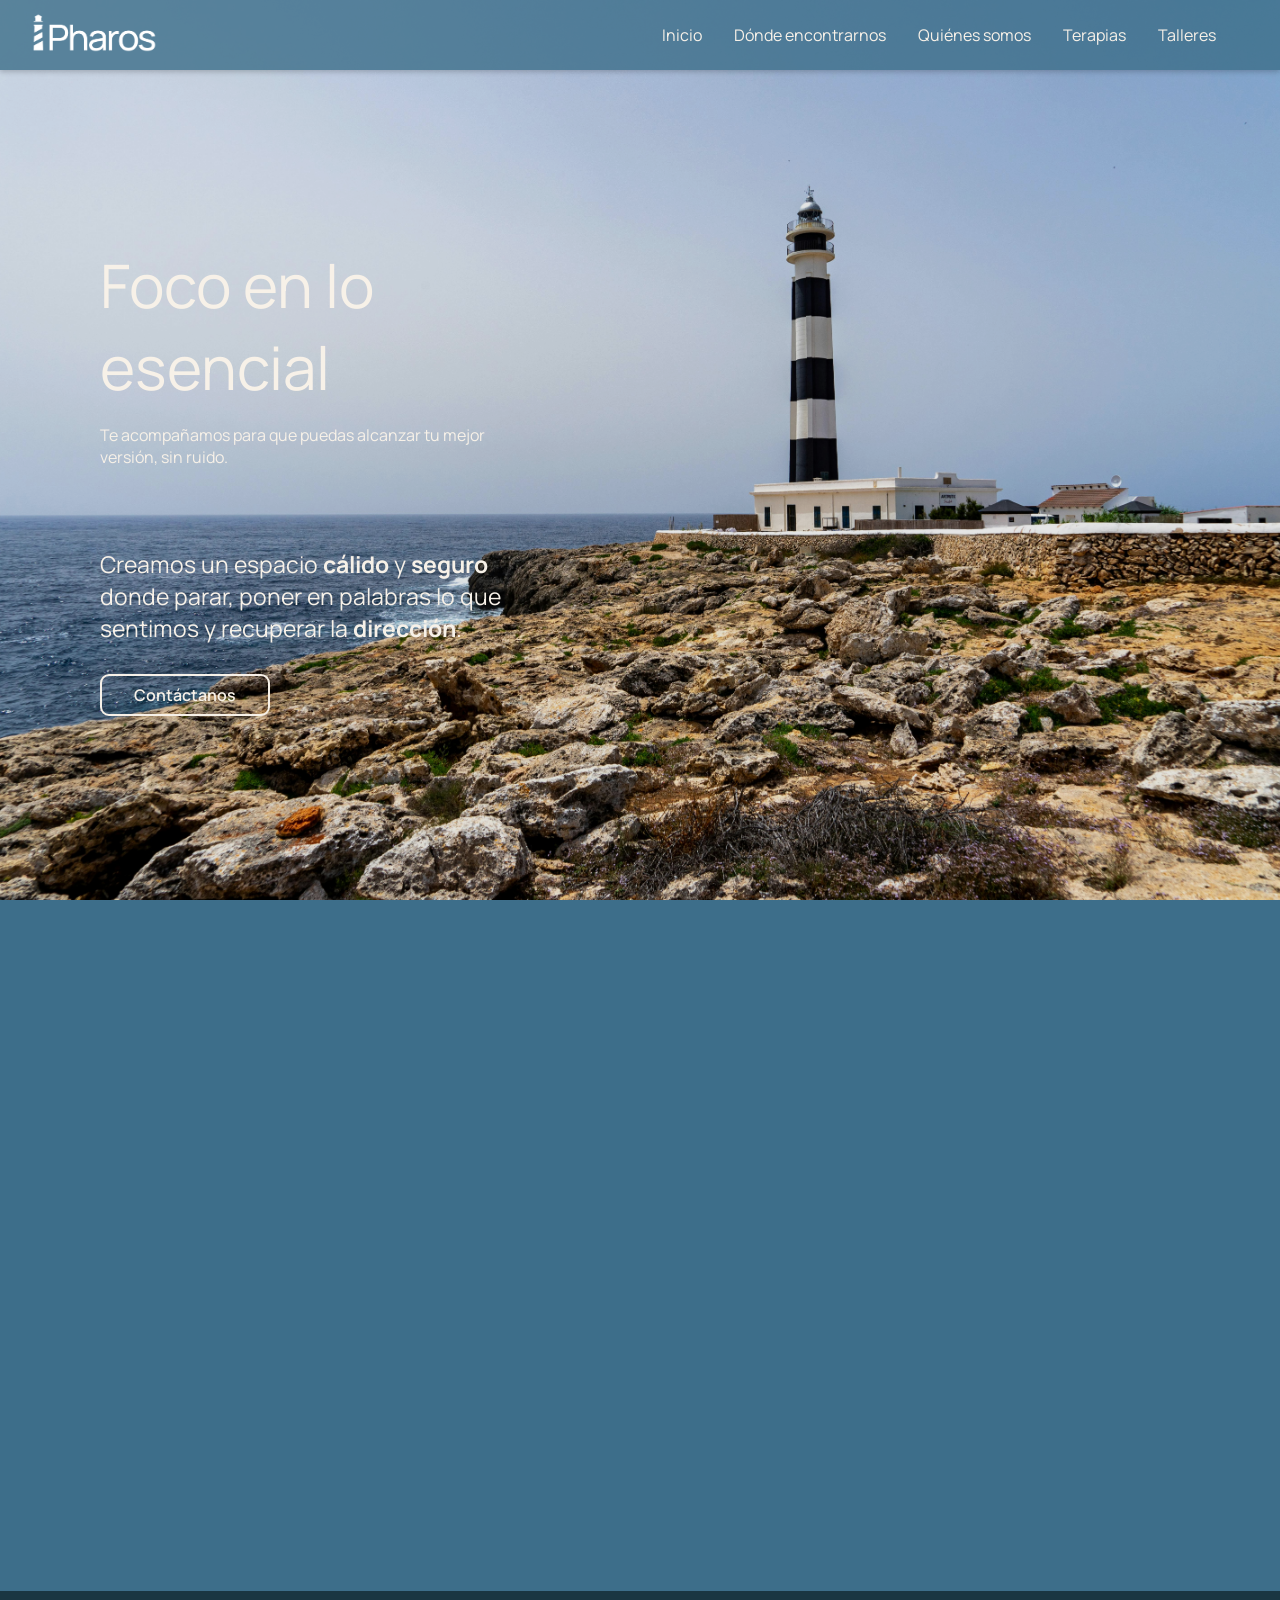
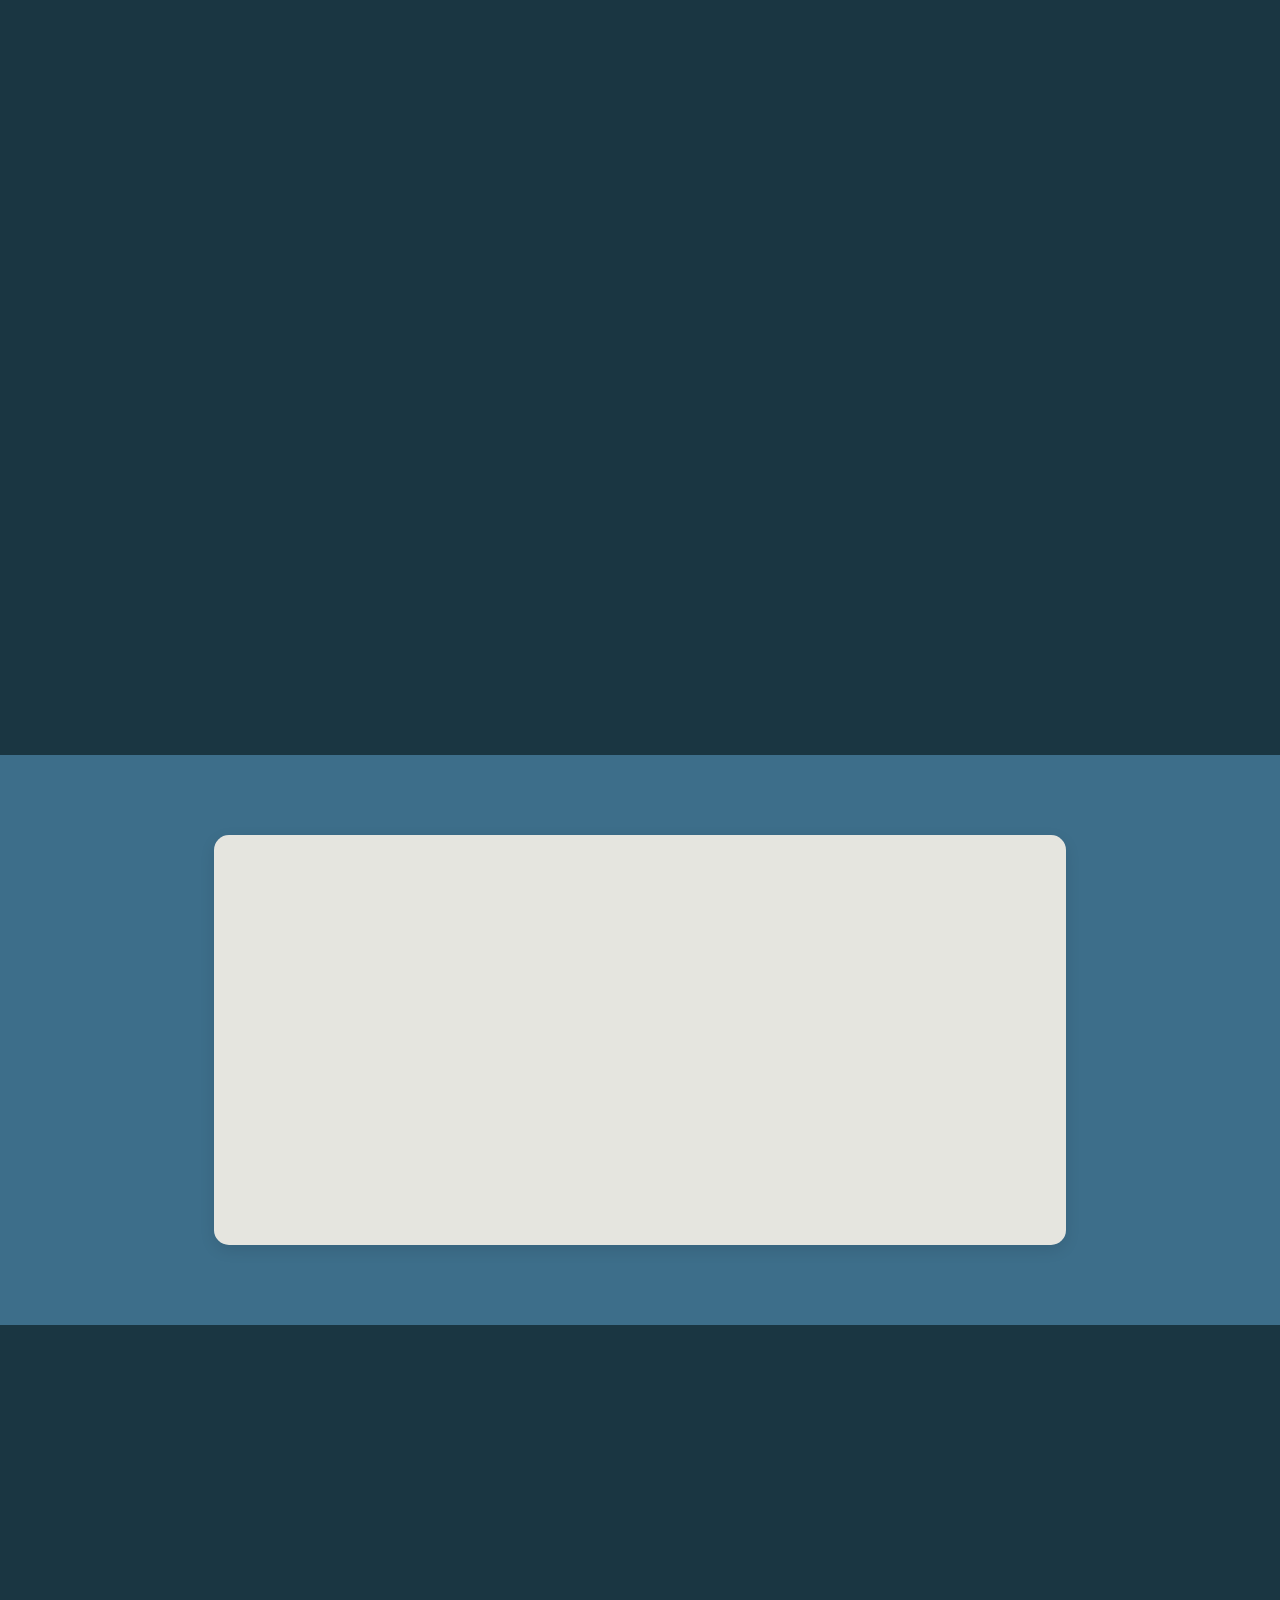
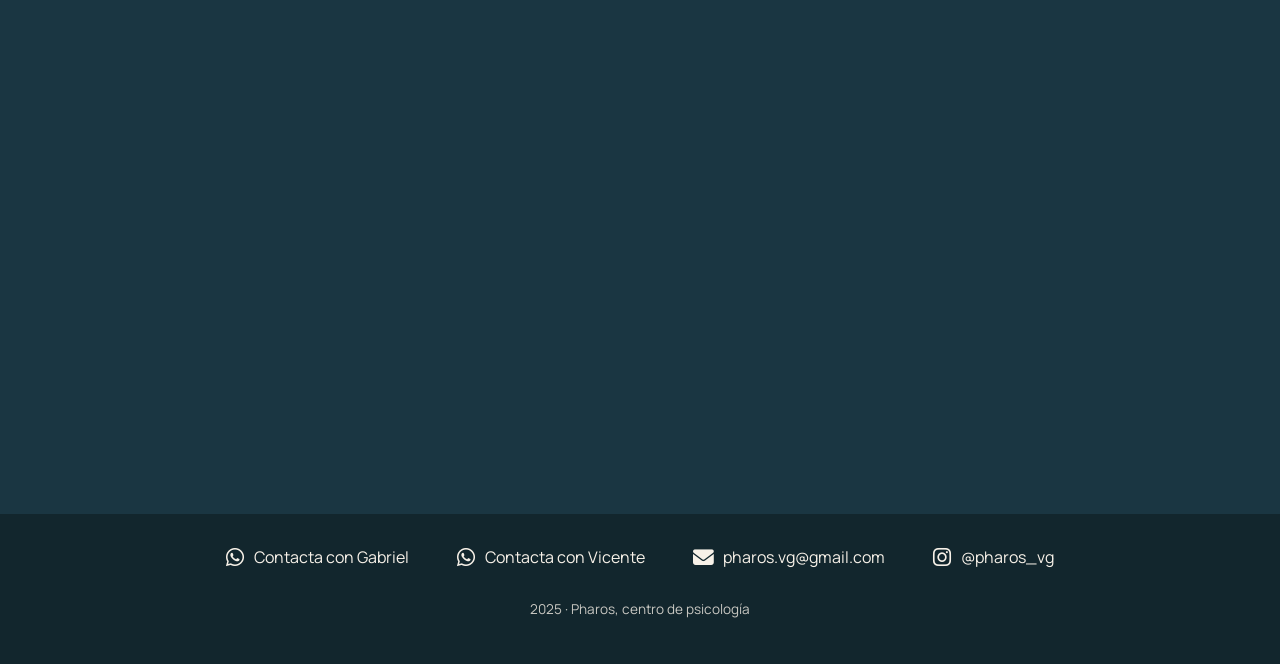
<file: index.html>
<!DOCTYPE html>
<html lang="es">

<head>
    <meta charset="UTF-8" />
    <meta name="viewport" content="width=device-width, initial-scale=1.0" />
    <title>Home Pharos</title>
    <link rel="stylesheet" href="style.css" />
    <link rel="preconnect" href="https://fonts.googleapis.com">
    <link rel="preconnect" href="https://fonts.gstatic.com" crossorigin>
    <link href="https://fonts.googleapis.com/css2?family=Manrope:wght@400;500;600;700&display=swap" rel="stylesheet">
    <link rel="stylesheet" href="https://cdnjs.cloudflare.com/ajax/libs/font-awesome/6.6.0/css/all.min.css">
    <link rel="icon" type="image/png" href="assets/favicon.jpg">
    <link rel="stylesheet" href="https://cdn.jsdelivr.net/npm/aos@2.3.4/dist/aos.css">
    <link rel="icon" href="/favicon.jpg" sizes="48x48">


</head>

<style>
    /* Estilo general */
    body {
        display: flex;
        flex-direction: column;
        align-items: flex-start;
        margin: 0;
        font-family: 'Manrope', sans-serif;
        background-color: #3D6E8A;
        /* mismo azul que home-ofrecemos */
    }

    main {
        display: flex;
        flex-direction: column;
    }

    /*HOME */

    /*Section 1 Home - Pharos Foco en lo esencial*/

    .home-hero {
        background-image: url('assets/faro_home.jpg');
        background-size: cover;
        background-repeat: no-repeat;
        background-position: center;
        color: #F7F1E8;
        display: flex;
        flex-direction: column;
        align-items: flex-start;
        justify-content: center;
        height: 100vh;
    }

    .home-hero::before {
        content: "";
        position: absolute;
        top: 0;
        left: 0;
        width: 100%;
        height: 100%;
        background: rgba(0, 0, 0, 0.1);
        z-index: 1;
    }

    h1.hero-titulo {
        font-weight: normal;
        font-size: 45pt;
        margin-bottom: auto;
    }

    .hero-container {
        padding: 100px;
        width: 50%;
        z-index: 2;
    }


    p.hero-big-text {
        font-size: 23px;
        margin-top: 5rem;
        margin-bottom: 2.5rem;
    }

    .btn-hero {
        background-color: transparent;
        color: #F7F1E8;
        padding: 0.5rem 2rem;
        border-radius: 9px;
        font-size: 1rem;
        cursor: pointer;
        font-weight: 600;
        text-decoration: none;
        transition: all 0.3s ease;
        border: 2px solid #F7F1E8;
    }

    .btn-hero:hover {
        background-color: rgba(247, 241, 232, 0.9);
        color: #3D6E8A;
    }


    /*Section 2 Home -En Pharos te ofrecemos...*/


    .home-ofrecemos {
        background-color: #3D6E8A;
        /* fondo azul medio */
        color: #F7F1E8;
        /* texto blanco cálido */
        padding: 3rem 2rem 5rem;
        display: flex;
        justify-content: center;
        align-items: center;
        text-align: center;
        margin-bottom: 2rem;

    }

    .ofrecemos-container {
        max-width: 900px;
        display: flex;
        flex-direction: column;
        align-items: center;
        gap: 2rem;
    }

    /* --- Títulos --- */
    .ofrecemos-container h2 {
        font-weight: normal;
        font-size: 25pt;
    }

    .ofrecemos-container h3 {
        font-weight: normal;
        font-size: 1.3rem;
        margin-top: 1.5rem;
        color: #F7F1E8;
        opacity: 0.9;
    }

    /* --- Listas de botones --- */
    .ofrecemos-container ul {
        list-style: none;
        display: flex;
        flex-wrap: wrap;
        justify-content: center;
        gap: 1rem;
        padding: 0;
        margin: 0;
    }

    /* --- Botones base --- */
    .ofrecemos-container button {
        border: none;
        color: #F7F1E8;
        padding: 0.9rem 1.8rem;
        border-radius: 10px;
        font-size: 1rem;
        cursor: pointer;
        transition: transform 0.2s ease, opacity 0.3s ease;
        min-width: 206px;
    }

    /* --- Colores específicos --- */
    .btn-terapia {
        background-color: #1a3642;
    }

    .btn-deportiva {
        background-color: #12262d;
    }

    .btn-talleres {
        background-color: #d8d0c5;
        color: #12262d !important;
    }

    /* --- Efecto hover --- */
    .ofrecemos-container button:hover {
        transform: translateY(-3px);
        opacity: 0.9;
    }



    /*Section 3 Home - ¿Por qué somos tu mejor opción?*/

    .home-opcion {
        background-color: #3D6E8A;
        padding: 5rem 2rem;
        display: flex;
        justify-content: center;
        align-items: center;
    }

    .opcion-container {
        background-color: #f7f1e8e8;
        border-radius: 15px;
        padding: 3rem 4rem;
        box-shadow: 0 5px 15px rgba(0, 0, 0, 0.1);
        text-align: left;
        width: 70%;
    }

    .home-opcion h2 {
        color: #1A3642;
        /* azul oscuro del footer */
        text-align: center;
        font-size: 2rem;
        margin-bottom: 2rem;
    }

    .home-opcion ul {
        list-style: none;
        padding: 0;
        margin: 0;
        display: flex;
        flex-direction: column;
        gap: 1.2rem;
    }

    .home-opcion li p {
        color: #1A3642;
        /* azul oscuro */
        font-size: 1.05rem;
        line-height: 1.6;
        margin: 0;
    }

    /*Section 4 Home - Cita de Frank*/
    .home-final {
        background-color: #1a3642;
        /* fondo azul */
        color: #F7F1E8;
        padding: 5rem 2rem 3rem;
        display: flex;
        justify-content: center;
    }

    .final-container {
        max-width: 1200px;
        display: flex;
        flex-direction: column;
        align-items: center;
        gap: 2rem;
    }

    /* Título arriba, en cursiva */
    .final-titulo {
        font-style: italic;
        font-size: 2rem;
        font-weight: normal;
        text-align: center;
        margin-bottom: 0.5rem;
    }

    .final-container h3 {
        font-size: 1.3rem;
        text-align: center;
        margin-bottom: 2rem;
    }

    /* Contenedor horizontal para texto1 - imagen - lista */
    .final-content {
        display: flex;
        justify-content: center;
        align-items: center;
        flex-direction: row;
        flex-wrap: wrap;
        align-content: center;
    }

    /* Texto 1 alineado a la derecha */
    .texto1 {
        flex: 1;
        text-align: right;
        font-size: 1rem;
        line-height: 1.6;
    }

    /* Imagen centrada */
    .imagen {
        flex: 1;
        display: flex;
        justify-content: center;
        align-items: center;
        min-width: 150px;
        max-width: 36%;
    }

    img {
        max-width: inherit;
    }

    /* Lista alineada a la izquierda, sin bullets */
    .final-lista {
        flex: 1;
        list-style: none;
        padding: 0;
        margin: 0;
        text-align: left;
        display: flex;
        flex-direction: column;
        gap: 0.8rem;
    }

    .final-lista li {
        font-size: 1rem;
    }

    .final-lista a {
        text-decoration: none;
        color: #F7F1E8;
        font-size: 1rem;
        transition: color 0.3s ease;
    }

    .final-lista a:hover {
        color: #a7c1e4;
    }

    .home-profesionales {
        /* ajusta al color que uses */
        padding: 3rem 2rem 5rem;
        background-color: #1a3642;
    }

    .profesionales-container {
        max-width: 1100px;
        margin: 0 auto;
    }

    .home-profesionales h2 {
        color: #fff;
        margin-bottom: 60px;
        font-weight: normal;
        font-size: 25pt;
    }

    /* Bloque general de cada profesional */
    .profesional {
        display: flex;
        align-items: center;
        color: #fff;
        gap: 80px;
        padding-right: 100px;
    }

    .profesional.gabriel {
        padding-right: 0;
        flex-direction: row-reverse;
        padding-left: 100px;
    }

    /* Perfil (foto + nombre) */
    .perfil {
        display: flex;
        flex-direction: column;
        align-items: center;
        text-align: center;
    }

    /* Simulación de foto */
    .perfil a {
        width: 160px;
        height: 160px;
        border-radius: 50%;
        background-color: #ccc;
        display: flex;
        align-items: center;
        justify-content: center;
        margin-bottom: 15px;
        text-decoration: none;
        color: #000;
    }

    .perfil p {
        font-weight: 600;
    }

    /* Texto descriptivo */
    .profesional>p {
        line-height: 1.6;
    }

    .perfil img {
        width: 160px;
        height: 160px;
        border-radius: 50%;
        object-fit: cover;
        margin-bottom: 15px;
        border: 2px solid rgba(255, 255, 255, 0.6);
    }


    /* Responsive para móvil */
    @media (max-width: 900px) {

        .final-content {
            flex-direction: column;
            align-items: center;
            text-align: center;
        }

        .home-hero::before {
            background: rgba(0, 0, 0, 0.15);
        }

        .hero-container {
            padding: 50px;
            z-index: 2;
            width: 100%;
        }

        h1.hero-titulo {
            font-size: 26pt;
        }

        p.hero-big-text {
            font-size: 20px;
            margin-top: 6rem;
            margin-bottom: 2rem;
        }

        .ofrecemos-container {
            gap: 0rem;
        }

        .ofrecemos-container h2 {
            font-size: 20pt;
        }

        .home-ofrecemos {
            padding: 1rem 2rem;
        }

        .opcion-container {
            padding: 1rem 2rem;
        }

        .home-opcion h2 {
            font-size: 20pt;
            margin-bottom: 1rem;
        }

        .home-final {
            padding: 1rem 2rem;
        }

        .final-titulo {
            font-size: 20pt;
            margin-bottom: 0rem;
        }

        .final-container h3 {
            font-size: 1rem;
            margin-bottom: 0rem;
            margin-top: 0;
        }

        .texto1,
        .imagen,
        .final-lista {
            text-align: center;
        }

        .final-lista {
            gap: 0.5rem;
        }

        .profesional {
            grid-template-columns: 1fr;
            text-align: center;
        }

        .profesional.gabriel {
            grid-template-columns: 1fr;
        }

        .profesional.gabriel .perfil,
        .profesional.gabriel>p {
            grid-column: auto;
        }

        .opcion-container {
            width: 100%;
        }

        .profesional {
            gap: 0px;
            padding-right: 0px;
            flex-direction: column;
        }

        .profesional.gabriel {
            padding-right: 0;
            flex-direction: column;
            padding-left: 0px;
            margin-bottom: 2rem;
        }
    }
</style>

<body>

    <header>
        <nav class="top-nav">
            <a href="index.html">
                <img src="assets/logo_Blanco.png" alt="Pharos Logo" class="logo">
            </a>
            <ul class="nav-links">
                <li><a href="index.html">Inicio</a></li>
                <li><a href="donde_encontrarnos.html">Dónde encontrarnos</a></li>
                <li><a href="quienes_somos.html">Quiénes somos</a></li>
          <!--      <li><a href="construccion.html">Contacto</a></li> -->
                <li><a href="terapias.html">Terapias</a></li>
                <li><a href="construccion.html">Talleres</a></li>
            </ul>

            <button aria-label="Abrir menú" class="menu-btn">
                <span></span>
                <span></span>
                <span></span>
            </button>
        </nav>
    </header>


    <main>
        <section class="home-hero">
            <div class="hero-container" data-aos="zoom-in" data-aos-duration="1200">
                <h1 class="hero-titulo" data-aos="zoom-in" data-aos-duration="1200">Foco en lo esencial</h1>
                <p class="hero-mini-text" data-aos="zoom-in" data-aos-delay="150">Te acompañamos para que puedas
                    alcanzar tu mejor versión, sin ruido.</p>
                <p class="hero-big-text" data-aos="zoom-in" data-aos-delay="300">
                    Creamos un espacio <strong> cálido</strong> y
                    <strong> seguro</strong> donde parar, poner en palabras
                    lo que sentimos y recuperar la <strong>dirección</strong>.
                </p>
                <a class="btn-hero" href="construccion.html" data-aos="zoom-in" data-aos-delay="450">Contáctanos</a>
            </div>
        </section>


        <section class="home-ofrecemos">
            <div class="ofrecemos-container">
                <h2 class="ofrecemos-titulo" data-aos="zoom-out">En Pharos te ofrecemos...</h2>

                <h3 data-aos="fade-up" data-aos-delay="100">Terapias</h3>
                <ul>
                    <li data-aos="zoom-in"><button class="btn-terapia" id="btn-infante">Infanto-juvenil</button></li>
                    <li data-aos="zoom-in"><button class="btn-terapia" id="btn-adulto">Adulto/a</button></li>
                    <li data-aos="zoom-in"><button class="btn-terapia" id="btn-pareja">Parejas</button></li>
                    <li data-aos="zoom-in"><button class="btn-terapia" id="btn-sexologia">Sexología</button></li>
                    <li data-aos="zoom-in"><button class="btn-terapia"
                            id="btn-drogodependencia">Drogodependencia</button></li>
                    <li data-aos="zoom-in"><button class="btn-terapia" id="btn-alimentacion">Trastorno
                            Alimenticio</button></li>
                    <li data-aos="zoom-in"><button class="btn-deportiva" id="btn-deporte">Deportiva</button></li>
                </ul>

                <h3 data-aos="fade-up" data-aos-delay="200">Talleres</h3>
                <ul>
                    <li data-aos="fade-up" data-aos-delay="300"><button class="btn-talleres"
                            id="btn-taller1">Próximamente</button></li>
                    <li data-aos="fade-up" data-aos-delay="400"><button class="btn-talleres"
                            id="btn-taller2">Próximamente</button></li>
                </ul>
            </div>
        </section>

        <section class="home-profesionales">
            <div class="profesionales-container" data-aos="fade-up">
                <h2 data-aos="fade-up" data-aos-delay="100">Conoce a nuestros profesionales</h2>

                <div class="profesional vicente" data-aos="zoom-in-right" data-aos-duration="1200">
                    <div class="perfil">
                        <img src="assets/vicente.jpeg" alt="Vicente Moliner">
                        <p>Vicente Moliner</p>
                    </div>
                    <p>
                        Para mí, cada proceso es único, y mi función es caminar a tu lado mientras recuperas claridad,
                        estabilidad y bienestar. Entender a la persona más allá del síntoma.
                    </p>
                </div>

                <div class="profesional gabriel" data-aos="zoom-in-left" data-aos-duration="1200">
                    <div class="perfil">
                        <img src="assets/gabi_perfil.jpeg" alt="Vicente Moliner">
                        <p>Gabriel Rovira Carrascosa</p>
                    </div>
                    <p>
                        Mi trabajo consiste en ayudarte a construir una mente más fuerte, flexible y consciente, capaz
                        de sostener tanto la presión competitiva como los retos personales del día a día.
                    </p>
                </div>

                <a class="btn-hero" href="quienes_somos.html" data-aos="fade-up" data-aos-delay="200">
                    Descubre más sobre nosotros
                </a>
            </div>
        </section>

        <section class="home-opcion">
            <div class="opcion-container">
                <h2 data-aos="fade-up">¿Por qué somos tu mejor opción?</h2>
                <ul>
                    <li data-aos="fade-up" data-aos-delay="100">
                        <p><strong>✓ </strong>Te ofrecemos un espacio seguro donde poder expresarte sin miedos.</p>
                    </li>
                    <li data-aos="fade-up" data-aos-delay="200">
                        <p><strong>✓ </strong>Priorizamos la transparencia, la cercanía y la calidez, para tu comodidad.
                        </p>
                    </li>
                    <li data-aos="fade-up" data-aos-delay="300">
                        <p><strong>✓ </strong>Te ayudamos a transformar las dificultades en oportunidades de mejora.</p>
                    </li>
                    <li data-aos="fade-up" data-aos-delay="400">
                        <p><strong>✓ </strong>Te acompañamos a encontrar equilibrio en tu vida y potenciar tus
                            fortalezas.</p>
                    </li>
                    <li data-aos="fade-up" data-aos-delay="500">
                        <p><strong>✓ </strong>Combinamos psicología clínica y deportiva en un mismo espacio.</p>
                    </li>
                </ul>
            </div>
        </section>

        <section class="home-final">
            <div class="final-container" data-aos="fade-up">
                <h2 class="final-titulo" data-aos="fade-up"> "Cuando ya no podemos cambiar una
                    <strong>situación</strong>,
                    tenemos el desafío de cambiarnos a <strong>nosotros</strong> mismos."
                </h2>
                <h3 data-aos="fade-up" data-aos-delay="150">Viktor <strong>Frank</strong></h3>

                <div class="faro-zona" data-aos="zoom-in" data-aos-delay="300">
                    <div class="final-content">
                        <p class="texto1" data-aos="fade-up" data-aos-delay="450"> Centro de soporte psicológico para
                            infantes,
                            jóvenes, adultos y deportistas. Ayuda y apoyo en
                            el crecimiento y el rendimiento deportivo.</p>

                        <div class="imagen" data-aos="zoom-in" data-aos-delay="600">
                            <img src="assets/logo_Blanco_faro.png">
                        </div>

                        <ul class="final-lista">
                            <li data-aos="fade-left" data-aos-delay="650"><a href="terapias.html">Terapias</a></li>
                            <li data-aos="fade-left" data-aos-delay="700"><a href="construccion.html">Talleres</a></li>
                            <li data-aos="fade-left" data-aos-delay="750"><a href="quienes_somos.html">Quiénes somos</a>
                            </li>
                            <li data-aos="fade-left" data-aos-delay="800"><a href="donde_encontrarnos.html">Dónde
                                    encontrarnos</a></li>
                        <!--   <li data-aos="fade-left" data-aos-delay="850"><a href="construccion.html">Contacto</a></li> --> 
                        </ul>
                    </div>
                </div>
            </div>
        </section>


    </main>

    <footer>
        <div class="footer-container">
            <ul class="footer-links">
                <li>
                    <a href="https://wa.me/34681013942" target="_blank">
                        <i class="fa-brands fa-whatsapp"></i>
                        Contacta con Gabriel
                    </a>
                </li>
                <li>
                    <a href="https://wa.me/34638248597" target="_blank">
                        <i class="fa-brands fa-whatsapp"></i>
                        Contacta con Vicente
                    </a>
                </li>
                <li>
                    <a href="mailto:pharos.vg@gmail.com">
                        <i class="fa-solid fa-envelope"></i>
                        pharos.vg@gmail.com
                    </a>
                </li>
                <li>
                    <a href="https://instagram.com/pharos_vg" target="_blank">
                        <i class="fa-brands fa-instagram"></i>
                        @pharos_vg
                    </a>
                </li>
            </ul>
            <p class="footer-copy">2025 · Pharos, centro de psicología</p>
        </div>
    </footer>

    <script src="script.js"></script>
    <script src="https://cdn.jsdelivr.net/npm/aos@2.3.4/dist/aos.js"></script>
    <script>
        AOS.init();
    </script>

</body>

</html>
</file>
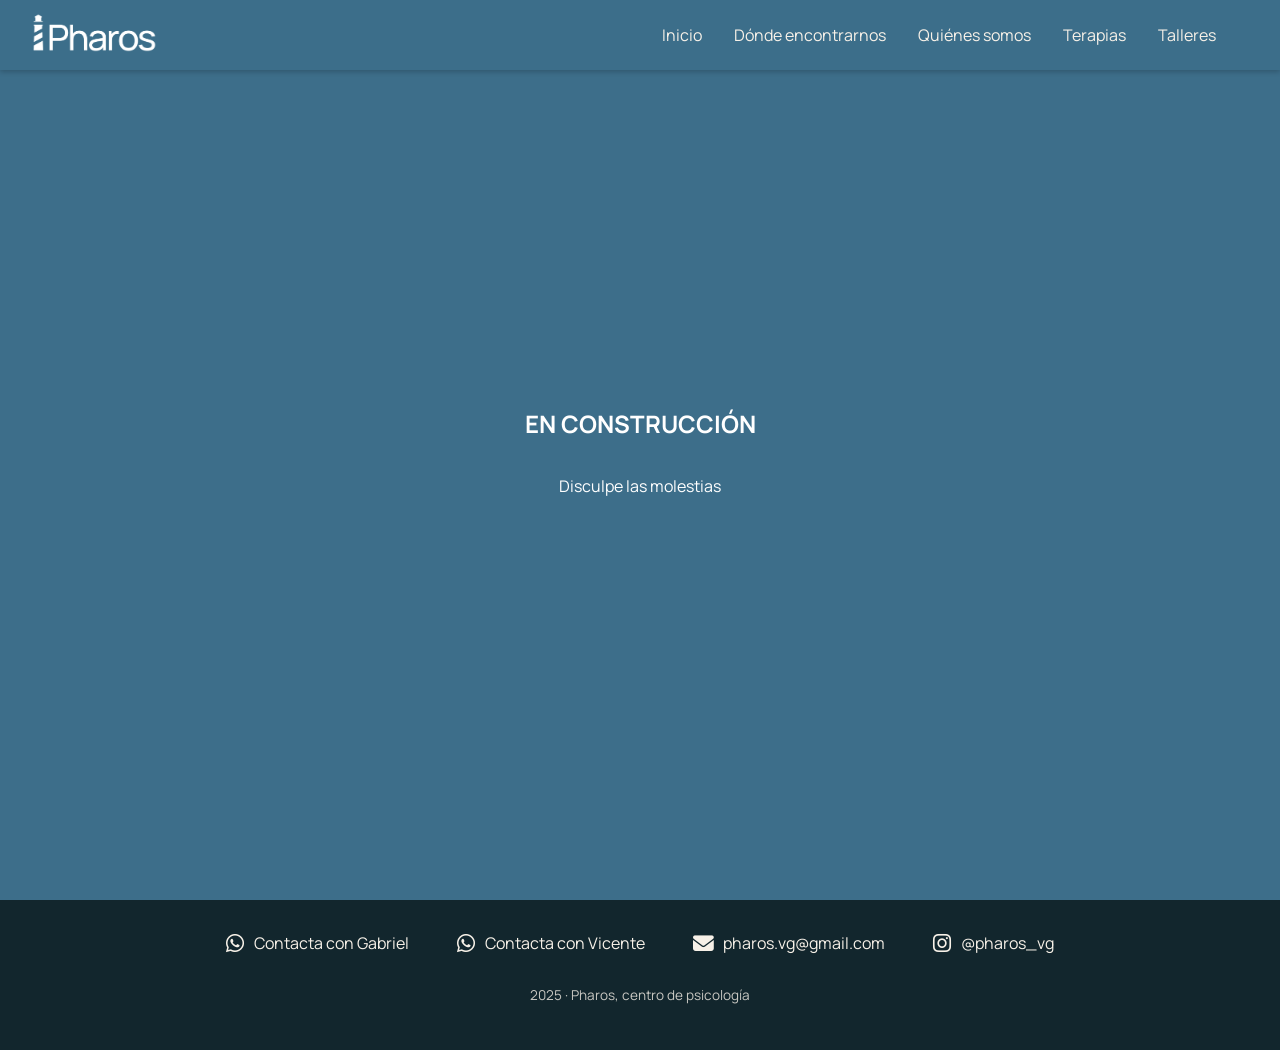
<file: construccion.html>
<!DOCTYPE html>
<html lang="es">

<head>
    <meta charset="UTF-8" />
    <meta name="viewport" content="width=device-width, initial-scale=1.0" />
    <title>Construcción - Pharos</title>
    <link rel="stylesheet" href="style.css" />
    <link rel="preconnect" href="https://fonts.googleapis.com">
    <link rel="preconnect" href="https://fonts.gstatic.com" crossorigin>
    <link href="https://fonts.googleapis.com/css2?family=Manrope:wght@400;500;600;700&display=swap" rel="stylesheet">
    <link rel="stylesheet" href="https://cdnjs.cloudflare.com/ajax/libs/font-awesome/6.6.0/css/all.min.css">
    <link rel="icon" type="image/png" href="assets/favicon.jpg">
    <link rel="icon" href="/favicon.jpg" sizes="48x48">

</head>

<style>
    section.talleres-section {
        height: 100vh;
        display: flex;
        flex-direction: column;
        flex-wrap: wrap;
        justify-content: center;
        align-items: center;
        color: white;
    }

    .talleres-container {
        display: flex;
        flex-direction: column;
        align-items: center;
    }
</style>

<body>

    <header>
        <nav class="top-nav">
            <a href="index.html">
                <img src="assets/logo_Blanco.png" alt="Pharos Logo" class="logo">
            </a>
            <ul class="nav-links">
                <li><a href="index.html">Inicio</a></li>
                <li><a href="donde_encontrarnos.html">Dónde encontrarnos</a></li>
                <li><a href="quienes_somos.html">Quiénes somos</a></li>
          <!--      <li><a href="construccion.html">Contacto</a></li> -->
                <li><a href="terapias.html">Terapias</a></li>
                <li><a href="construccion.html">Talleres</a></li>
            </ul>

            <button aria-label="Abrir menú" class="menu-btn">
                <span></span>
                <span></span>
                <span></span>
            </button>
        </nav>
    </header>


    <main>
        <!-- Sección Quiénes Somos -->
        <section class="talleres-section">
            <div class="talleres-container">
                <h1>
                    EN CONSTRUCCIÓN
                </h1>
                <p>
                    Disculpe las molestias
                </p>
            </div>
        </section>
    </main>

    <footer>
        <div class="footer-container">
            <ul class="footer-links">
                <li>
                    <a href="https://wa.me/34681013942" target="_blank">
                        <i class="fa-brands fa-whatsapp"></i>
                        Contacta con Gabriel
                    </a>
                </li>
                <li>
                    <a href="https://wa.me/34638248597" target="_blank">
                        <i class="fa-brands fa-whatsapp"></i>
                        Contacta con Vicente
                    </a>
                </li>
                <li>
                    <a href="mailto:pharos.vg@gmail.com">
                        <i class="fa-solid fa-envelope"></i>
                        pharos.vg@gmail.com
                    </a>
                </li>
                <li>
                    <a href="https://instagram.com/pharos_vg" target="_blank">
                        <i class="fa-brands fa-instagram"></i>
                        @pharos_vg
                    </a>
                </li>
            </ul>
            <p class="footer-copy">2025 · Pharos, centro de psicología</p>
        </div>
    </footer>

    <script src="script.js"></script>
</body>

</html>
</file>
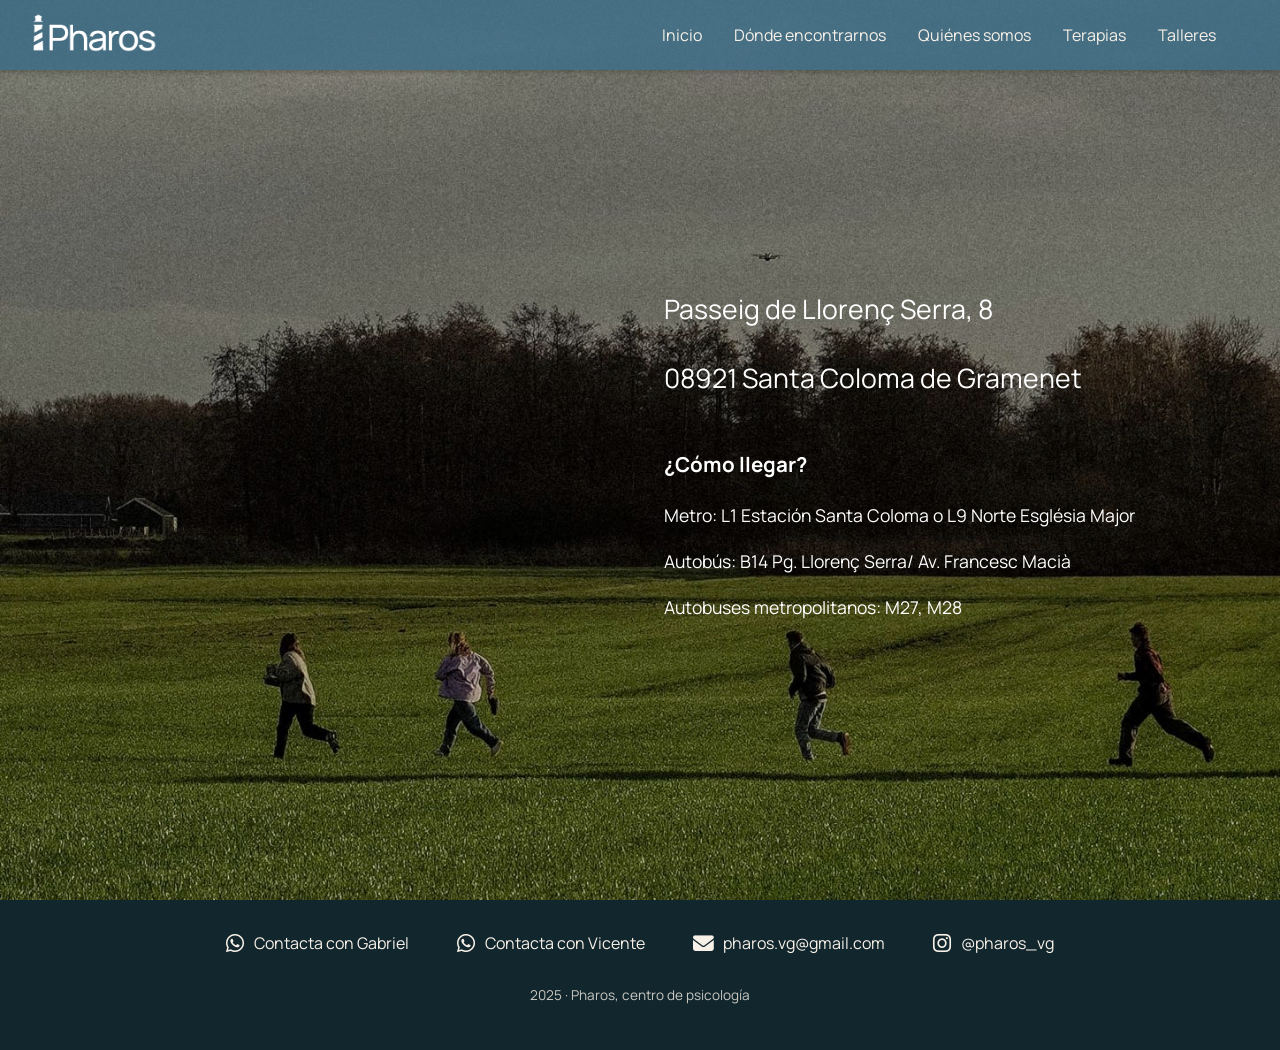
<file: donde_encontrarnos.html>
<!DOCTYPE html>
<html lang="es">

<head>
    <meta charset="UTF-8">
    <meta name="viewport" content="width=device-width, initial-scale=1.0">
    <title>Dónde encontrarnos - Pharos</title>
    <link rel="stylesheet" href="style.css">
    <link rel="preconnect" href="https://fonts.googleapis.com">
    <link rel="preconnect" href="https://fonts.gstatic.com" crossorigin>
    <link href="https://fonts.googleapis.com/css2?family=Manrope:wght@400;500;600;700&display=swap" rel="stylesheet">
    <link rel="stylesheet" href="https://cdnjs.cloudflare.com/ajax/libs/font-awesome/6.6.0/css/all.min.css">
    <link rel="icon" type="image/png" href="assets/favicon.jpg">
    <link rel="stylesheet" href="https://cdn.jsdelivr.net/npm/aos@2.3.4/dist/aos.css">
    <link rel="icon" href="/favicon.jpg" sizes="48x48">

</head>

<style>
    /* Sección principal */
    .home-donde {
        background-image: url("assets/campo_futbol.jpeg");
        background-size: cover;
        background-position: center;
        background-repeat: no-repeat;
        background-color: rgba(0, 0, 0, 0.2);
        /* oscurece */
        background-blend-mode: darken;
        color: #FFFFFF;
        min-height: 100vh;
        display: flex;
        align-items: center;
        padding-top: 100px;
        padding-bottom: 100px;
    }



    /* Contenedor centralizado */
    .donde-container {
        margin: 0 auto;
        display: flex;
        gap: 3rem;
        align-items: flex-start;
        flex-wrap: wrap;
        /* se adapta en pantallas pequeñas */
    }

    /* Mapa */
    .donde-mapa {
        flex: 1;
        min-width: 300px;
        height: 400px;
        border-radius: 15px;
        overflow: hidden;
    }

    /* Texto */
    .donde-texto {
        flex: 1;
        min-width: 300px;
        /* overlay oscuro para resaltar texto */
        padding: 2rem;
        border-radius: 15px;
        font-size: 1.1rem;
        line-height: 1.6;
    }

    /* Títulos dentro del texto */
    .donde-texto h3 {
        margin-top: 3rem;
    }

    .direccion {
        font-size: 20pt;
    }

    /* Responsive */
    @media (max-width: 900px) {
        .donde-container {
            flex-direction: column;
            align-items: center;
            max-width: 80%;


        }

        .donde-mapa,
        .donde-texto {
            width: 100%;
        }
    }
</style>

<body>

    <header>
        <nav class="top-nav">
            <a href="index.html">
                <img src="assets/logo_Blanco.png" alt="Pharos Logo" class="logo">
            </a>
            <ul class="nav-links">
                <li><a href="index.html">Inicio</a></li>
                <li><a href="donde_encontrarnos.html">Dónde encontrarnos</a></li>
                <li><a href="quienes_somos.html">Quiénes somos</a></li>
          <!--      <li><a href="construccion.html">Contacto</a></li> -->
                <li><a href="terapias.html">Terapias</a></li>
                <li><a href="construccion.html">Talleres</a></li>
            </ul>

            <button aria-label="Abrir menú" class="menu-btn">
                <span></span>
                <span></span>
                <span></span>
            </button>
        </nav>
    </header>


    <main>
        <section class="home-donde">
            <div class="donde-container">

                <!-- Mapa de Google -->
                <div class="donde-mapa">
                    <!-- Aquí insertas el iframe de Google Maps -->
                    <iframe
                        src="https://www.google.com/maps/embed?pb=!1m18!1m12!1m3!1d2990.4477007601668!2d2.207234400000011!3d41.451204199999985!2m3!1f0!2f0!3f0!3m2!1i1024!2i768!4f13.1!3m3!1m2!1s0x12a4bc8d96e0e7ff%3A0x5c63aa05ce6525b0!2sPasseig%20de%20Lloren%C3%A7%20Serra%2C%208%2C%2008921%20Santa%20Coloma%20de%20Gramenet%2C%20Barcelona!5e0!3m2!1ses!2ses!4v1762988706187!5m2!1ses!2ses"
                        width="600" height="450" style="border:0;" allowfullscreen="" loading="lazy"
                        referrerpolicy="no-referrer-when-downgrade"></iframe>
                </div>

                <!-- Texto con dirección e indicaciones -->
                <div class="donde-texto">
                    <p class="direccion">Passeig de Llorenç Serra, 8</p>
                    <p class="direccion">08921 Santa Coloma de Gramenet</p>

                    <h3>¿Cómo llegar?</h3>
                    <p>Metro: L1 Estación Santa Coloma o L9 Norte Església Major</p>
                    <p>Autobús: B14 Pg. Llorenç Serra/ Av. Francesc Macià</p>
                    <p>Autobuses metropolitanos: M27, M28</p>
                </div>

            </div>
        </section>
    </main>

    <footer>
        <div class="footer-container">
            <ul class="footer-links">
                <li>
                    <a href="https://wa.me/34681013942" target="_blank">
                        <i class="fa-brands fa-whatsapp"></i>
                        Contacta con Gabriel
                    </a>
                </li>
                <li>
                    <a href="https://wa.me/34638248597" target="_blank">
                        <i class="fa-brands fa-whatsapp"></i>
                        Contacta con Vicente
                    </a>
                </li>
                <li>
                    <a href="mailto:pharos.vg@gmail.com">
                        <i class="fa-solid fa-envelope"></i>
                        pharos.vg@gmail.com
                    </a>
                </li>
                <li>
                    <a href="https://instagram.com/pharos_vg" target="_blank">
                        <i class="fa-brands fa-instagram"></i>
                        @pharos_vg
                    </a>
                </li>
            </ul>
            <p class="footer-copy">2025 · Pharos, centro de psicología</p>
        </div>
    </footer>
    <script src="script.js"></script>


</body>

</html>
</file>
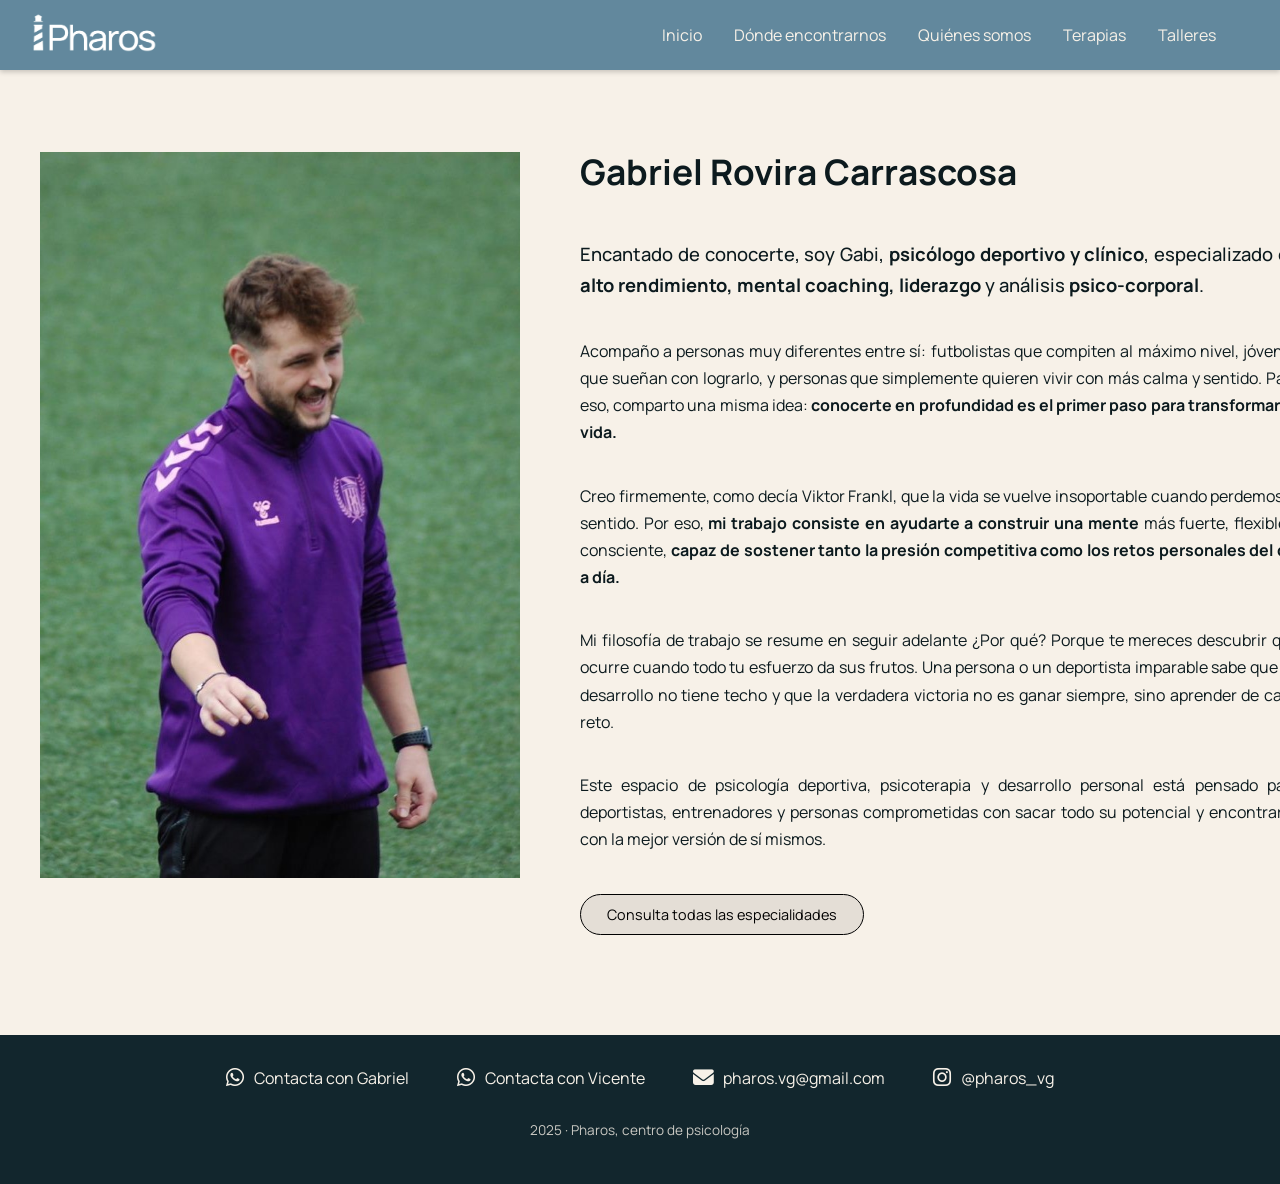
<file: perfil_gabi.html>
<!DOCTYPE html>
<html lang="es">

<head>
    <meta charset="UTF-8" />
    <meta name="viewport" content="width=device-width, initial-scale=1.0" />
    <title>Gabriel Rovira Carrascosa - Pharos</title>
    <link rel="stylesheet" href="style.css" />
    <link rel="preconnect" href="https://fonts.googleapis.com">
    <link rel="preconnect" href="https://fonts.gstatic.com" crossorigin>
    <link href="https://fonts.googleapis.com/css2?family=Manrope:wght@400;500;600;700&display=swap" rel="stylesheet">
    <link rel="stylesheet" href="https://cdnjs.cloudflare.com/ajax/libs/font-awesome/6.6.0/css/all.min.css">
    <link rel="icon" type="image/png" href="assets/favicon.jpg">
    <link rel="stylesheet" href="https://cdn.jsdelivr.net/npm/aos@2.3.4/dist/aos.css">
    <link rel="icon" href="/favicon.jpg" sizes="48x48">

</head>

<style>
    .perfil {
        background-color: #f7f1e8;
        /* rosado claro */
        padding: 100px 40px;
    }

    .perfil-container {
        max-width: 1200px;
        margin: 0 auto;
        display: grid;
        grid-template-columns: 40% 60%;
        gap: 60px;
        align-items: center;
    }

    /* -------- FOTO -------- */

    .perfil-foto img {
        width: 100%;
        border-radius: 0px;
        object-fit: cover;
    }

    /* -------- TEXTO -------- */

    .perfil-texto {
        color: #0c1a1e;
        display: flex;
        flex-direction: column;
        text-align: justify;
    }

    .perfil-texto h4 {
        font-size: 2.2rem;
        margin-bottom: 25px;
    }

    .perfil-texto p {
        line-height: 1.7;
        margin-bottom: 20px;
        font-size: 1rem;
    }

    /* Párrafo principal */
    .perfil-texto .principal {
        font-size: 1.15rem;
        font-weight: 500;
    }

    /* -------- BOTÓN -------- */

    .btn-consulta {
        margin-top: 20px;
        padding: 10px 26px;
        border: 1px solid #000;
        border-radius: 30px;
        background: rgba(0, 0, 0, 0.08);
        color: #000;
        text-decoration: none;
        font-size: 0.9rem;
        transition: all 0.3s ease;
        max-width: fit-content;
    }

    .btn-consulta:hover {
        background: rgba(0, 0, 0, 0.18);
        transform: translateY(-2px);
    }

    /* -------- RESPONSIVE -------- */

    @media (max-width: 900px) {
        .perfil-container {
            grid-template-columns: 1fr;
            text-align: center;
        }

        .perfil-foto img {
            margin: 0 auto;
        }
    }
</style>

<body>

    <header>
        <nav class="top-nav">
            <a href="index.html">
                <img src="assets/logo_Blanco.png" alt="Pharos Logo" class="logo">
            </a>
            <ul class="nav-links">
                <li><a href="index.html">Inicio</a></li>
                <li><a href="donde_encontrarnos.html">Dónde encontrarnos</a></li>
                <li><a href="quienes_somos.html">Quiénes somos</a></li>
          <!--      <li><a href="construccion.html">Contacto</a></li> -->
                <li><a href="terapias.html">Terapias</a></li>
                <li><a href="construccion.html">Talleres</a></li>
            </ul>

            <button aria-label="Abrir menú" class="menu-btn">
                <span></span>
                <span></span>
                <span></span>
            </button>
        </nav>
    </header>


    <main>
        <!-- Sección Perfil -->
        <section class="perfil">
            <div class="perfil-container">
                <div class="perfil-foto">
                    <img src="assets/gabi_deporte.jpeg" alt="Gabriel Rovira Carrascosa">

                </div>
                <div class="perfil-texto">
                    <h4>Gabriel Rovira Carrascosa</h4>
                    <p class="principal">
                        Encantado de conocerte, soy Gabi, <strong>psicólogo deportivo y clínico</strong>,
                        especializado en <strong>alto rendimiento, mental coaching, liderazgo</strong> y
                        análisis <strong>psico-corporal</strong>.
                    </p>
                    <p>
                        Acompaño a personas muy diferentes entre sí: futbolistas que compiten al máximo nivel,
                        jóvenes que sueñan con lograrlo, y personas que simplemente quieren vivir con más calma
                        y sentido. Para eso, comparto una misma idea: <strong>conocerte en profundidad es el primer
                        paso para transformar tu vida.</strong>
                    </p>
                    <p>
                        Creo firmemente, como decía Viktor Frankl, que la vida se vuelve insoportable cuando perdemos
                        el sentido. Por eso, <strong>mi trabajo consiste en ayudarte a construir una mente</strong> más 
                        fuerte, flexible y consciente, <strong>capaz de sostener tanto la presión competitiva como los
                        retos personales del día a día.</strong>
                    </p>
                    <p>
                        Mi filosofía de trabajo se resume en seguir adelante ¿Por qué? Porque te mereces descubrir qué
                        ocurre cuando todo tu esfuerzo da sus frutos. Una persona o un deportista imparable sabe que su
                        desarrollo no tiene techo y que la verdadera victoria no es ganar siempre, sino aprender de cada reto.
                    </p>
                    <p>
                        Este espacio de psicología deportiva, psicoterapia y desarrollo personal está pensado para deportistas,
                        entrenadores y personas comprometidas con sacar todo su potencial y encontrarse con la mejor versión de sí mismos.
                    </p>
                    <a href="terapias.html" class="btn-consulta">Consulta todas las especialidades</a>
                </div>
            </div>
        </section>
    </main>

    <footer>
        <div class="footer-container">
            <ul class="footer-links">
                <li>
                    <a href="https://wa.me/34681013942" target="_blank">
                        <i class="fa-brands fa-whatsapp"></i>
                        Contacta con Gabriel
                    </a>
                </li>
                <li>
                    <a href="https://wa.me/34638248597" target="_blank">
                        <i class="fa-brands fa-whatsapp"></i>
                        Contacta con Vicente
                    </a>
                </li>
                <li>
                    <a href="mailto:pharos.vg@gmail.com">
                        <i class="fa-solid fa-envelope"></i>
                        pharos.vg@gmail.com
                    </a>
                </li>
                <li>
                    <a href="https://instagram.com/pharos_vg" target="_blank">
                        <i class="fa-brands fa-instagram"></i>
                        @pharos_vg
                    </a>
                </li>
            </ul>
            <p class="footer-copy">2025 · Pharos, centro de psicología</p>
        </div>
    </footer>

    <script src="script.js"></script>
</body>

</html>
</file>
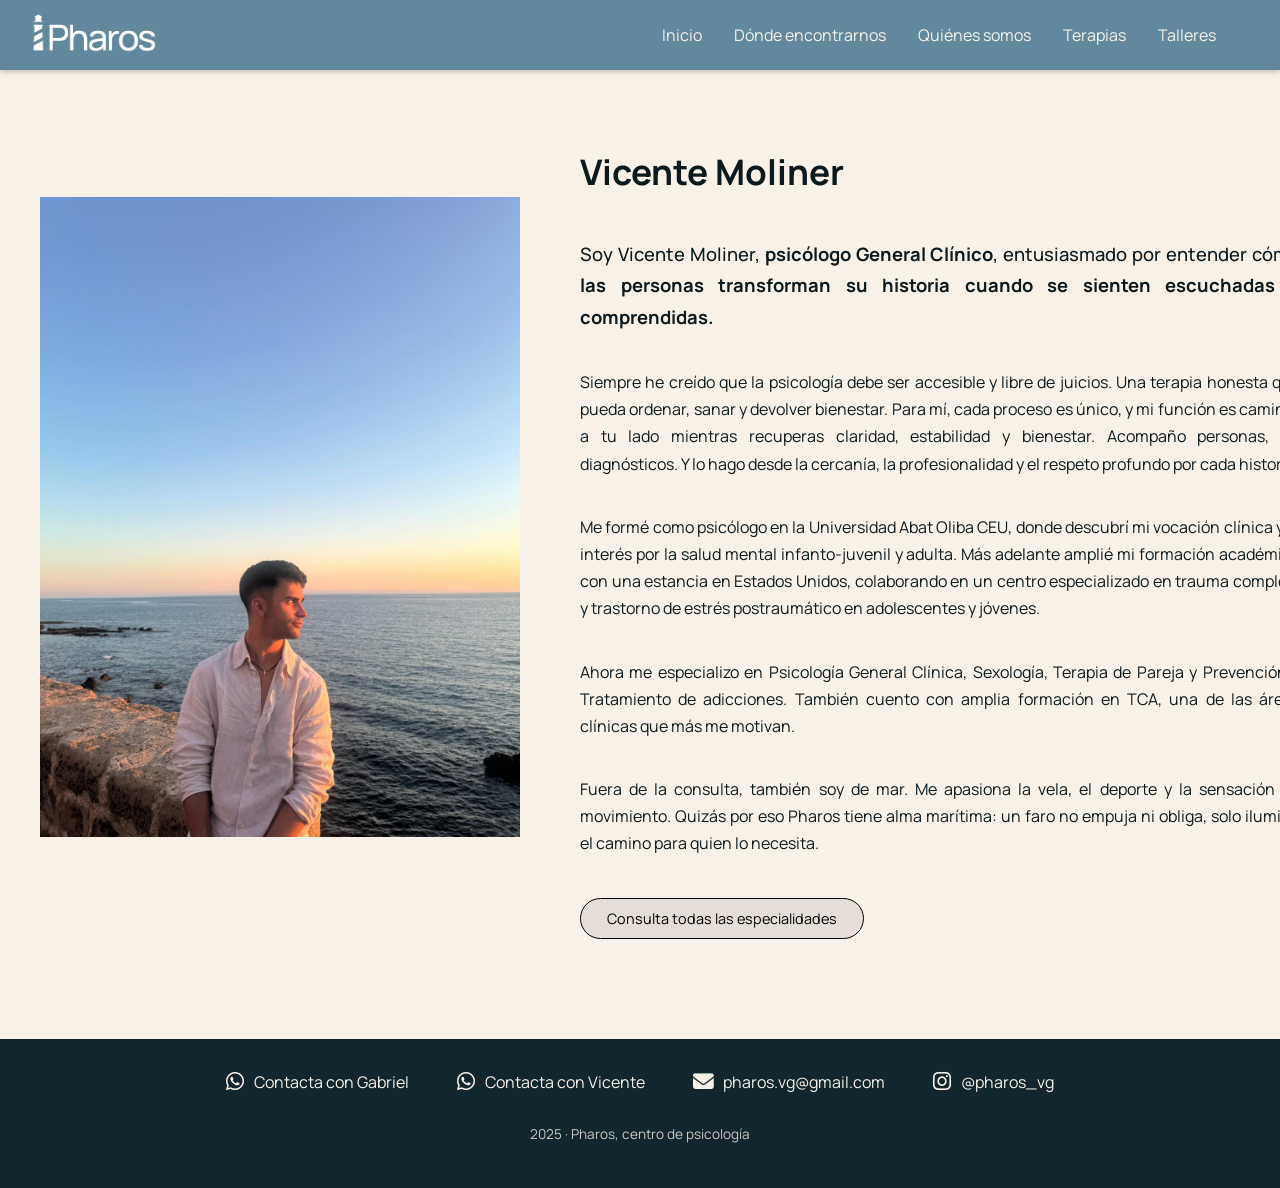
<file: perfil_vicente.html>
<!DOCTYPE html>
<html lang="es">

<head>
    <meta charset="UTF-8" />
    <meta name="viewport" content="width=device-width, initial-scale=1.0" />
    <title>Vicente Moliner - Pharos</title>
    <link rel="stylesheet" href="style.css" />
    <link rel="preconnect" href="https://fonts.googleapis.com">
    <link rel="preconnect" href="https://fonts.gstatic.com" crossorigin>
    <link href="https://fonts.googleapis.com/css2?family=Manrope:wght@400;500;600;700&display=swap" rel="stylesheet">
    <link rel="stylesheet" href="https://cdnjs.cloudflare.com/ajax/libs/font-awesome/6.6.0/css/all.min.css">
    <link rel="icon" type="image/png" href="assets/favicon.jpg">
    <link rel="stylesheet" href="https://cdn.jsdelivr.net/npm/aos@2.3.4/dist/aos.css">
    <link rel="icon" href="/favicon.jpg" sizes="48x48">

</head>

<style>
    .perfil {
        background-color: #f7f1e8;
        /* rosado claro */
        padding: 100px 40px;
    }

    .perfil-container {
        max-width: 1200px;
        margin: 0 auto;
        display: grid;
        grid-template-columns: 40% 60%;
        gap: 60px;
        align-items: center;
    }

    /* -------- FOTO -------- */

    .perfil-foto img {
        width: 100%;
        border-radius: 0px;
        object-fit: cover;
    }

    /* -------- TEXTO -------- */

    .perfil-texto {
        color: #0c1a1e;
        display: flex;
        flex-direction: column;
        text-align: justify;
    }

    .perfil-texto h4 {
        font-size: 2.2rem;
        margin-bottom: 25px;
    }

    .perfil-texto p {
        line-height: 1.7;
        margin-bottom: 20px;
        font-size: 1rem;
    }

    /* Párrafo principal */
    .perfil-texto .principal {
        font-size: 1.15rem;
        font-weight: 500;
    }

    /* -------- BOTÓN -------- */

    .btn-consulta {
        margin-top: 20px;
        padding: 10px 26px;
        border: 1px solid #000;
        border-radius: 30px;
        background: rgba(0, 0, 0, 0.08);
        color: #000;
        text-decoration: none;
        font-size: 0.9rem;
        transition: all 0.3s ease;
        max-width: fit-content;
    }

    .btn-consulta:hover {
        background: rgba(0, 0, 0, 0.18);
        transform: translateY(-2px);
    }

    /* -------- RESPONSIVE -------- */

    @media (max-width: 900px) {
        .perfil-container {
            grid-template-columns: 1fr;
            text-align: center;
        }

        .perfil-foto img {
            margin: 0 auto;
        }
    }
</style>

<body>

    <header>
        <nav class="top-nav">
            <a href="index.html">
                <img src="assets/logo_Blanco.png" alt="Pharos Logo" class="logo">
            </a>
            <ul class="nav-links">
                <li><a href="index.html">Inicio</a></li>
                <li><a href="donde_encontrarnos.html">Dónde encontrarnos</a></li>
                <li><a href="quienes_somos.html">Quiénes somos</a></li>
          <!--      <li><a href="construccion.html">Contacto</a></li> -->
                <li><a href="terapias.html">Terapias</a></li>
                <li><a href="construccion.html">Talleres</a></li>
            </ul>

            <button aria-label="Abrir menú" class="menu-btn">
                <span></span>
                <span></span>
                <span></span>
            </button>
        </nav>
    </header>


    <main>
        <!-- Sección Perfil -->
        <section class="perfil">
            <div class="perfil-container">
                <div class="perfil-foto">
                    <img src="assets/vicente1.jpeg" alt="Vicente Moliner">

                </div>
                <div class="perfil-texto">
                    <h4>Vicente Moliner</h4>
                    <p class="principal">
                        Soy Vicente Moliner, <strong>psicólogo General Clínico</strong>,
                        entusiasmado por entender cómo <strong>las personas transforman su historia
                        cuando se sienten escuchadas y comprendidas.</strong>
                    </p>
                    <p>
                        Siempre he creído que la psicología debe ser accesible y libre de juicios. Una
                        terapia honesta que pueda ordenar, sanar y devolver bienestar. Para mí, cada proceso
                        es único, y mi función es caminar a tu lado mientras recuperas claridad, estabilidad
                        y bienestar. Acompaño personas, no diagnósticos. Y lo hago desde la cercanía, la
                        profesionalidad y el respeto profundo por cada historia.
                    </p>
                    <p>
                        Me formé como psicólogo en la Universidad Abat Oliba CEU, donde descubrí mi vocación
                        clínica y el interés por la salud mental infanto-juvenil y adulta. Más adelante amplié
                        mi formación académica con una estancia en Estados Unidos, colaborando en un centro
                        especializado en trauma complejo y trastorno de estrés postraumático en adolescentes y
                        jóvenes.
                    </p>
                    <p>
                        Ahora me especializo en Psicología General Clínica, Sexología, Terapia de Pareja y
                        Prevención y Tratamiento de adicciones. También cuento con amplia formación en TCA, una
                        de las áreas clínicas que más me motivan.
                    </p>
                    <p>
                        Fuera de la consulta, también soy de mar. Me apasiona la vela, el deporte y la sensación
                        de movimiento. Quizás por eso Pharos tiene alma marítima: un faro no empuja ni obliga, solo
                        ilumina el camino para quien lo necesita.
                    </p>
                    <a href="terapias.html" class="btn-consulta">Consulta todas las especialidades</a>
                </div>
            </div>
        </section>
    </main>

    <footer>
        <div class="footer-container">
            <ul class="footer-links">
                <li>
                    <a href="https://wa.me/34681013942" target="_blank">
                        <i class="fa-brands fa-whatsapp"></i>
                        Contacta con Gabriel
                    </a>
                </li>
                <li>
                    <a href="https://wa.me/34638248597" target="_blank">
                        <i class="fa-brands fa-whatsapp"></i>
                        Contacta con Vicente
                    </a>
                </li>
                <li>
                    <a href="mailto:pharos.vg@gmail.com">
                        <i class="fa-solid fa-envelope"></i>
                        pharos.vg@gmail.com
                    </a>
                </li>
                <li>
                    <a href="https://instagram.com/pharos_vg" target="_blank">
                        <i class="fa-brands fa-instagram"></i>
                        @pharos_vg
                    </a>
                </li>
            </ul>
            <p class="footer-copy">2025 · Pharos, centro de psicología</p>
        </div>
    </footer>

    <script src="script.js"></script>
</body>

</html>
</file>
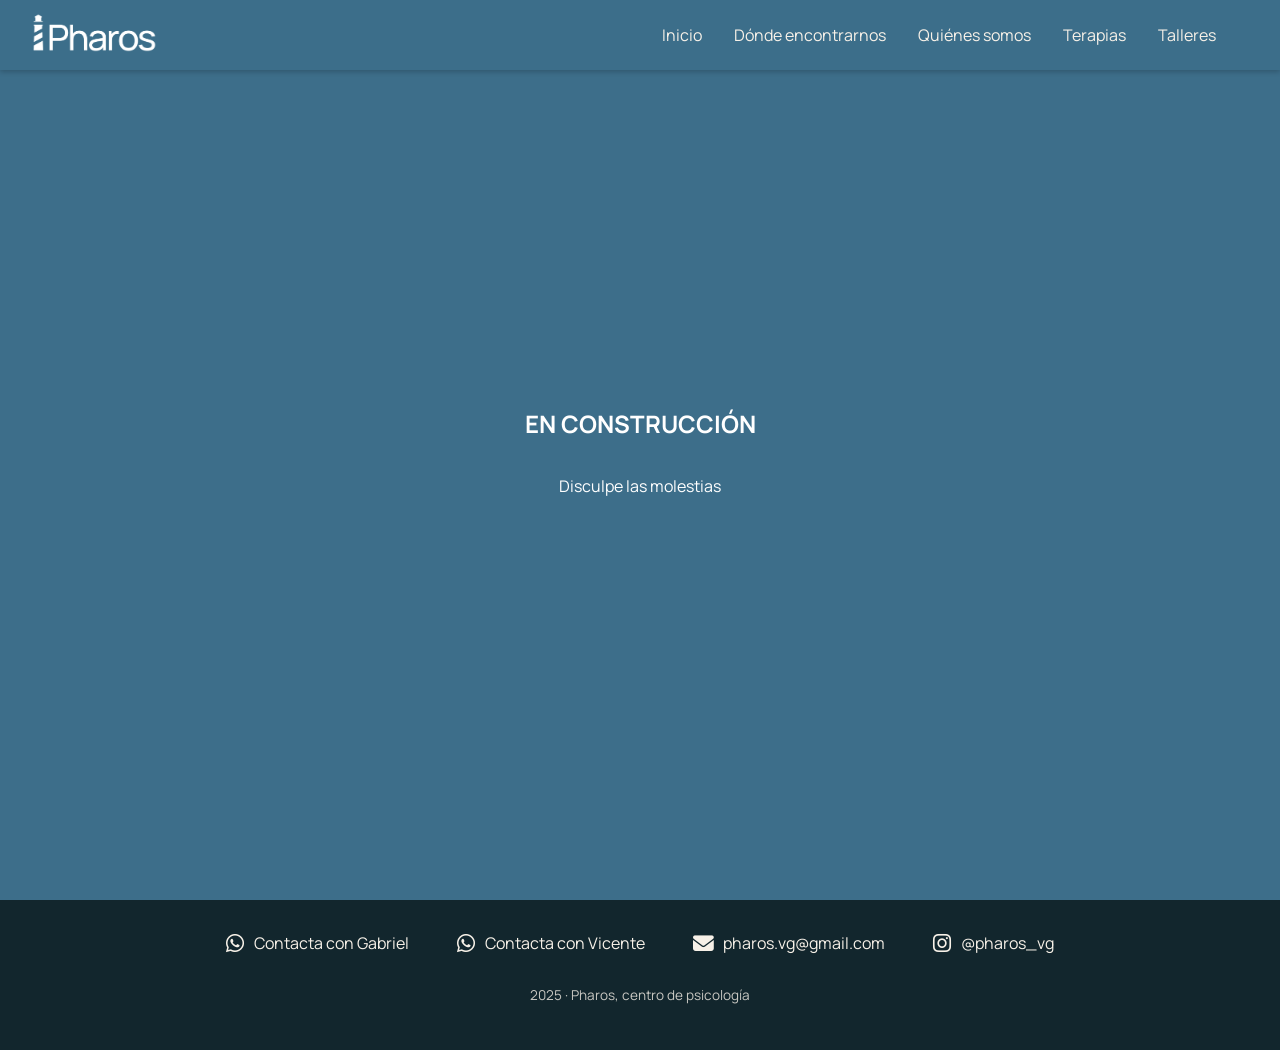
<file: talleres.html>
<!DOCTYPE html>
<html lang="es">

<head>
    <meta charset="UTF-8" />
    <meta name="viewport" content="width=device-width, initial-scale=1.0" />
    <title>Talleres - Pharos</title>
    <link rel="stylesheet" href="style.css" />
    <link rel="preconnect" href="https://fonts.googleapis.com">
    <link rel="preconnect" href="https://fonts.gstatic.com" crossorigin>
    <link href="https://fonts.googleapis.com/css2?family=Manrope:wght@400;500;600;700&display=swap" rel="stylesheet">
    <link rel="stylesheet" href="https://cdnjs.cloudflare.com/ajax/libs/font-awesome/6.6.0/css/all.min.css">
    <link rel="icon" type="image/png" href="assets/favicon.jpg">
    <link rel="stylesheet" href="https://cdn.jsdelivr.net/npm/aos@2.3.4/dist/aos.css">
    <link rel="icon" href="/favicon.jpg" sizes="48x48">

</head>

<style>
    section.talleres-section {
        height: 100vh;
        display: flex;
        flex-direction: column;
        flex-wrap: wrap;
        justify-content: center;
        align-items: center;
        color: white;
    }

    .talleres-container {
        display: flex;
        flex-direction: column;
        align-items: center;
    }
</style>

<body>


    <header>
        <nav class="top-nav">
            <a href="index.html">
                <img src="assets/logo_Blanco.png" alt="Pharos Logo" class="logo">
            </a>
            <ul class="nav-links">
                <li><a href="index.html">Inicio</a></li>
                <li><a href="donde_encontrarnos.html">Dónde encontrarnos</a></li>
                <li><a href="quienes_somos.html">Quiénes somos</a></li>
          <!--      <li><a href="construccion.html">Contacto</a></li> -->
                <li><a href="terapias.html">Terapias</a></li>
                <li><a href="construccion.html">Talleres</a></li>
            </ul>

            <button aria-label="Abrir menú" class="menu-btn">
                <span></span>
                <span></span>
                <span></span>
            </button>
        </nav>
    </header>


    <main>
        <!-- Sección Quiénes Somos -->
        <section class="talleres-section">
            <div class="talleres-container">
                <h1>
                    EN CONSTRUCCIÓN
                </h1>
                <p>
                    Disculpe las molestias
                </p>
            </div>
        </section>
    </main>

    <footer>
        <div class="footer-container">
            <ul class="footer-links">
                <li>
                    <a href="https://wa.me/34681013942" target="_blank">
                        <i class="fa-brands fa-whatsapp"></i>
                        Contacta con Gabriel
                    </a>
                </li>
                <li>
                    <a href="https://wa.me/34638248597" target="_blank">
                        <i class="fa-brands fa-whatsapp"></i>
                        Contacta con Vicente
                    </a>
                </li>
                <li>
                    <a href="mailto:pharos.vg@gmail.com">
                        <i class="fa-solid fa-envelope"></i>
                        pharos.vg@gmail.com
                    </a>
                </li>
                <li>
                    <a href="https://instagram.com/pharos_vg" target="_blank">
                        <i class="fa-brands fa-instagram"></i>
                        @pharos_vg
                    </a>
                </li>
            </ul>
            <p class="footer-copy">2025 · Pharos, centro de psicología</p>
        </div>
    </footer>

    <script src="script.js"></script>
</body>

</html>
</file>
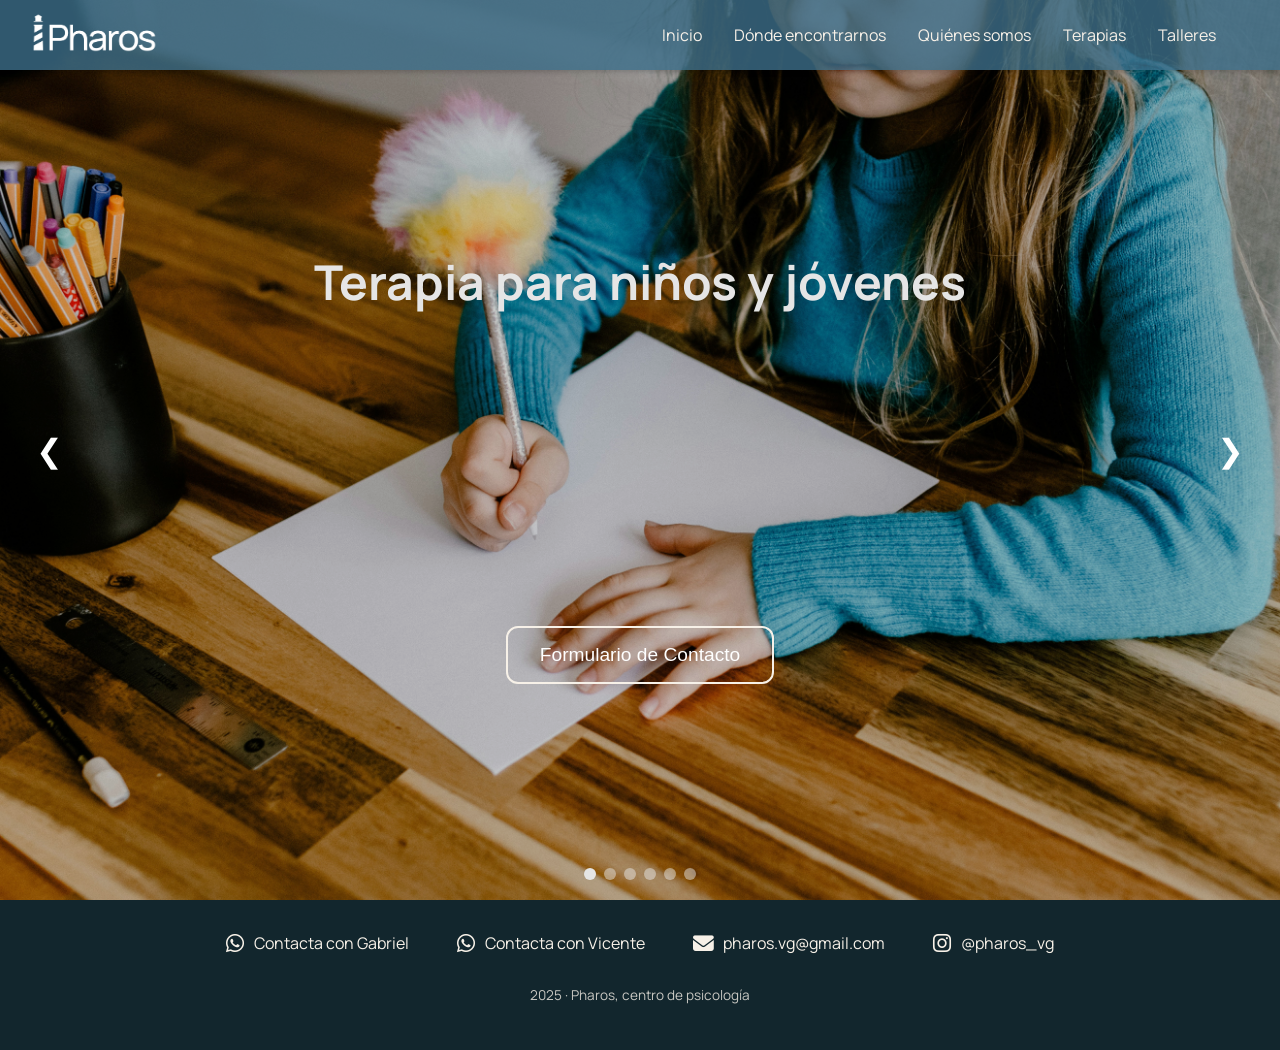
<file: terapias.html>
<!DOCTYPE html>
<html lang="es">

<head>
    <meta charset="UTF-8">
    <meta name="viewport" content="width=device-width, initial-scale=1.0">
    <title>Terapias - Pharos</title>
    <link rel="stylesheet" href="style.css">
    <link rel="preconnect" href="https://fonts.googleapis.com">
    <link rel="preconnect" href="https://fonts.gstatic.com" crossorigin>
    <link href="https://fonts.googleapis.com/css2?family=Manrope:wght@400;500;600;700&display=swap" rel="stylesheet">
    <link rel="stylesheet" href="https://cdnjs.cloudflare.com/ajax/libs/font-awesome/6.6.0/css/all.min.css">
    <link rel="stylesheet" href="https://cdnjs.cloudflare.com/ajax/libs/font-awesome/6.6.0/css/all.min.css">
    <link rel="icon" type="image/png" href="assets/favicon.jpg">
    <link rel="stylesheet" href="https://cdn.jsdelivr.net/npm/aos@2.3.4/dist/aos.css">
    <link rel="icon" href="/favicon.jpg" sizes="48x48">

</head>
<style>
    /* Contenedor general del carrusel */
    .carrusel-container {
        width: 100%;
        min-height: 100vh;
        position: relative;
        overflow: hidden;
    }

    /* Cada slide */
    .slide {
        width: 100%;
        height: 100%;
        position: absolute;
        top: 0;
        left: 100%;
        /* fuera de pantalla por defecto */
        display: flex;
        flex-direction: column;
        justify-content: center;
        align-items: center;
        color: #FFFFFF;
        background-size: cover;
        background-position: center;
        transition: left 0.5s ease;
        padding: 2rem;
        text-align: center;
    }

    .slide::before {
        content: "";
        position: absolute;
        top: 0;
        left: 0;
        width: 100%;
        height: 100%;
        background: rgba(0, 0, 0, 0.1);
        z-index: 1;
    }

    /* Slide activo */
    .slide.active {
        left: 0;
    }

    /* Título grande */
    .slide h1 {
        font-size: 3rem;
        margin-bottom: 18.5rem;
    }

    /* Botón */
    .slide .btn-hero {
        background-color: rgb(0, 0, 0, -7.8);
        /* rosa ejemplo, cambia según quieras */
        color: #fff;
        border: 2px solid #F7F1E8;
        padding: 1rem 2rem;
        border-radius: 12px;
        font-size: 1.2rem;
        cursor: pointer;
        margin-top: 1rem;
        transition: background 0.3s;
        z-index: 2;
    }

    .slide .btn-hero:hover {
        background-color: #3D6E8A;
        /* más oscuro al hover */
    }

    /* Flechas de navegación */
    .arrow {
        position: absolute;
        top: 50%;
        transform: translateY(-50%);
        font-size: 2rem;
        color: #FFFFFF;
        border-radius: 50%;
        padding: 0.5rem 1rem;
        cursor: pointer;
        user-select: none;
        z-index: 10;
        /* Asegura que estén encima de los slides */
    }


    .arrow-left {
        left: 20px;
    }

    .arrow-right {
        right: 20px;
    }

    /* Indicadores circulares */
    .circles {
        position: absolute;
        bottom: 20px;
        display: flex;
        justify-content: center;
        width: 100%;
        gap: 0.5rem;
    }

    .circles div {
        width: 12px;
        height: 12px;
        border-radius: 50%;
        background-color: rgba(255, 255, 255, 0.5);
        cursor: pointer;
    }

    .circles div.active {
        background-color: #FFFFFF;
    }

    /* Responsive */
    @media (max-width: 768px) {
        .slide h1 {
            font-size: 2rem;
        }

        .slide .btn-hero {
            font-size: 1rem;
            padding: 0.5rem 1.5rem;
        }
    }
</style>
</head>

<body>

    <header>
        <nav class="top-nav">
            <a href="index.html">
                <img src="assets/logo_Blanco.png" alt="Pharos Logo" class="logo">
            </a>
            <ul class="nav-links">
                <li><a href="index.html">Inicio</a></li>
                <li><a href="donde_encontrarnos.html">Dónde encontrarnos</a></li>
                <li><a href="quienes_somos.html">Quiénes somos</a></li>
          <!--      <li><a href="construccion.html">Contacto</a></li> -->
                <li><a href="terapias.html">Terapias</a></li>
                <li><a href="construccion.html">Talleres</a></li>
            </ul>

            <button aria-label="Abrir menú" class="menu-btn">
                <span></span>
                <span></span>
                <span></span>
            </button>
        </nav>
    </header>


    <main>

        <!-- Carrusel -->
        <div class="carrusel-container">

            <!-- Flechas -->
            <div class="arrow arrow-left">&#10094;</div>
            <div class="arrow arrow-right">&#10095;</div>

            <!-- Slides -->
            <div class="slide active" style="background-image: url('assets/infantes.jpg');">
                <h1>Terapia para niños y jóvenes</h1>
                <button class="btn-hero" id="btn-infante">Formulario de Contacto</button>
            </div>

            <div class="slide" style="background-image: url('assets/adulto.jpeg');">
                <h1>Terapia para adultos</h1>
                <button class="btn-hero" id="btn-adulto">Formulario de Contacto</button>
            </div>

            <div class="slide" style="background-image: url('assets/parejas.jpg');">
                <h1>Terapia para parejas</h1>
                <button class="btn-hero" id="btn-pareja">Formulario de Contacto</button>
            </div>

            <div class="slide" style="background-image: url('assets/sexologia.jpg');">
                <h1>Sexología</h1>
                <button class="btn-hero" id="btn-sexologia">Formulario de Contacto</button>
            </div>

            <div class="slide" style="background-image: url('assets/drogodependencia.jpg');">
                <h1>Drogodependencia</h1>
                <button class="btn-hero" id="btn-drogodependencia">Formulario de Contacto</button>
            </div>

            <!--   <div class="slide" style="background-image: url('assets/drogodependencia.jpeg');">
                <h1>Trastorno Alimenticio</h1>
                <button class="btn-hero" id="btn-alimentacion">Formulario de Contacto</button>
            </div>-->

            <div class="slide" style="background-image: url('assets/deportiva.jpg');">
                <h1>Terapia deportiva</h1>
                <button class="btn-hero" id="btn-deporte">Formulario de Contacto</button>
            </div>

            <!-- Indicadores -->
            <div class="circles">
                <div class="active"></div>
                <div></div>
                <div></div>
                <!-- <div></div>-->
                <div></div>
                <div></div>
                <div></div>
            </div>
        </div>

    </main>
    <footer>
        <div class="footer-container">
            <ul class="footer-links">
                <li>
                    <a href="https://wa.me/34681013942" target="_blank">
                        <i class="fa-brands fa-whatsapp"></i>
                        Contacta con Gabriel
                    </a>
                </li>
                <li>
                    <a href="https://wa.me/34638248597" target="_blank">
                        <i class="fa-brands fa-whatsapp"></i>
                        Contacta con Vicente
                    </a>
                </li>
                <li>
                    <a href="mailto:pharos.vg@gmail.com">
                        <i class="fa-solid fa-envelope"></i>
                        pharos.vg@gmail.com
                    </a>
                </li>
                <li>
                    <a href="https://instagram.com/pharos_vg" target="_blank">
                        <i class="fa-brands fa-instagram"></i>
                        @pharos_vg
                    </a>
                </li>
            </ul>
            <p class="footer-copy">2025 · Pharos, centro de psicología</p>
        </div>
    </footer>

    <script src="script.js"></script>


    <script>

        // el carrusel
        const slides = document.querySelectorAll('.slide');
        const circles = document.querySelectorAll('.circles div');
        const leftArrow = document.querySelector('.arrow-left');
        const rightArrow = document.querySelector('.arrow-right');
        let current = 0;

        function showSlide(index) {
            slides.forEach((slide, i) => {
                slide.classList.remove('active');
                circles[i].classList.remove('active');
                if (i === index) slide.classList.add('active');
                if (i === index) circles[i].classList.add('active');
            });
            current = index;
        }

        // Flechas
        leftArrow.addEventListener('click', () => {
            let next = current - 1;
            if (next < 0) next = slides.length - 1;
            showSlide(next);
        });
        rightArrow.addEventListener('click', () => {
            let next = current + 1;
            if (next >= slides.length) next = 0;
            showSlide(next);
        });

        // Indicadores
        circles.forEach((circle, i) => {
            circle.addEventListener('click', () => showSlide(i));
        });
    </script>
</body>


</html>
</file>
<file: style.css>
/* Estilo general */
body {
    display: flex;
    flex-direction: column;
    align-items: flex-start;
    margin: 0;
    font-family: 'Manrope', sans-serif;
    background-color: #3D6E8A;
    /* mismo azul que home-ofrecemos */
}

main {
    width: 100%;
    display: flex;
    flex-direction: column;
}

/*Header - Menú - Nav */

header {
    position: fixed;
    top: 0;
    left: 0;
    width: 100%;
    background-color: rgba(61, 110, 138, 0.8);
    z-index: 1000;
    box-shadow: 0 2px 5px rgba(0, 0, 0, 0.2);
}

.top-nav {
    display: flex;
    align-items: center;
    padding: 0.5rem 2rem;
    justify-content: space-between;
}


.top-nav ul {
    list-style: none;
    display: flex;
}

.top-nav a {
    text-decoration: none;
    color: #F7F1E8;
    margin-right: 2rem;
}

.top-nav a:hover {
    color: #12262D;
}

.menu-btn {
    display: none;
}



img.logo {
    max-width: 125px;
    height: auto;
}


/*FOOTER */
* {
    box-sizing: border-box;
}

footer {
    width: 100%;
    background-color: #12262d;
    color: #F7F1E8;
    padding: 2rem 1.5rem;
}

.footer-container {
    display: flex;
    flex-direction: column;
    align-items: center;
    gap: 1.5rem;
}

.footer-links {
    list-style: none;
    display: flex;
    justify-content: center;
    align-items: center;
    gap: 3rem;
    padding: 0;
    margin: 0;
    flex-wrap: wrap;

}


.footer-links a {
    text-decoration: none;
    color: #F7F1E8;
    font-size: 1rem;
    display: flex;
    align-items: center;
    gap: 0.6rem;
    transition: color 0.3s ease;
}

.footer-links a:hover {
    color: #D1E8E2;
}

.footer-links i {
    font-size: 1.3rem;
}

.footer-copy {
    font-size: 0.85rem;
    color: #F7F1E8;
    opacity: 0.8;
    text-align: center;
    margin-top: 0.5rem;
}

@media (max-width: 800px) {

    img.logo {
        max-width: 95px;
    }

    .footer-links {
        flex-direction: column;
        gap: 1rem;
    }

    .footer-copy {
        margin-top: 1rem;
    }

    .top-nav ul {
        display: none;
    }

    .top-nav {
        padding: 1rem 2rem;
    }

    .menu-btn {
        background: none;
        border: none;
        cursor: pointer;
        display: flex;
        flex-direction: column;
        justify-content: space-between;
        width: 24px;
        height: 19px;
        padding: 0;
    }

    .menu-btn span {
        display: block;
        height: 3px;
        width: 100%;
        background-color: #F7F1E8;
        border-radius: 2px;
        transition: background-color 0.3s ease;
    }

    .menu-btn:hover span {
        background-color: #1A3642;
    }

    header.menu-open {
    background-color: rgba(61, 110, 138, 0.95) !important;
}


    .nav-links {
        display: none;
        position: absolute;
        top: 50px;
        left: 0;
        width: 100%;
        background-color: rgba(61, 110, 138, 0.95);
        flex-direction: column;
        text-align: center;
        padding: 1rem 0;
        gap: 1.5rem;
        box-shadow: 0 2px 5px rgba(0, 0, 0, 0.3);
        transition: all 0.3s ease-in-out;
    }

    .nav-links.open {
        display: flex;
    }

    .nav-links a {
        margin: 0;
        font-size: 1.2rem;
    }

}
</file>
